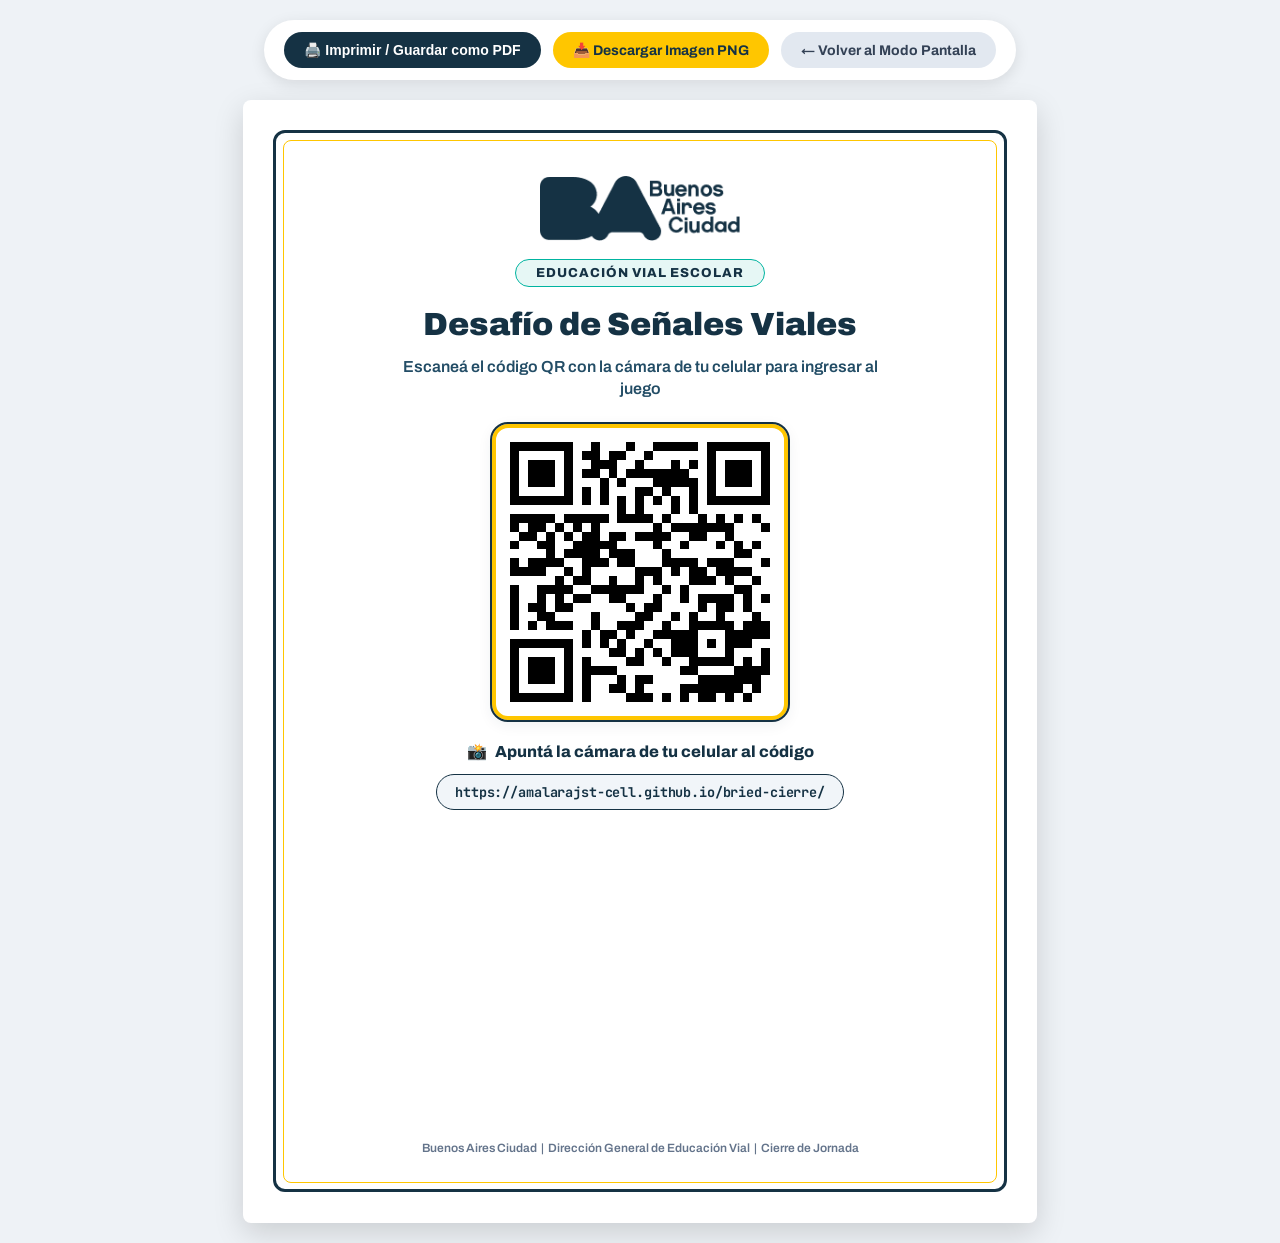
<file: imprimir_qr.html>
<!DOCTYPE html>
<html lang="es">
<head>
  <meta charset="UTF-8">
  <meta name="viewport" content="width=device-width, initial-scale=1.0">
  <title>Afiche para Imprimir - Desafío de Señales Viales</title>
  <meta name="description" content="Afiche imprimible en hoja A4 con código QR para el evento Cierre de Jornada.">

  <!-- Tipografía Google Fonts -->
  <link rel="preconnect" href="https://fonts.googleapis.com">
  <link rel="preconnect" href="https://fonts.gstatic.com" crossorigin>
  <link href="https://fonts.googleapis.com/css2?family=Archivo:wght@400;600;700;800;900&family=JetBrains+Mono:wght@600&display=swap" rel="stylesheet">

  <style>
    :root {
      --ba-blue: #153244;
      --ba-blue-light: #234d66;
      --ba-yellow: #ffc600;
      --ba-teal: #00b4a0;
      --ba-teal-soft: #e6f7f5;
    }

    * {
      box-sizing: border-box;
      margin: 0;
      padding: 0;
    }

    body {
      font-family: 'Archivo', sans-serif;
      background: #eef2f6;
      color: var(--ba-blue);
      display: flex;
      flex-direction: column;
      align-items: center;
      min-height: 100vh;
      padding: 20px;
    }

    /* Barra superior de acciones (no se imprime) */
    .toolbar {
      display: flex;
      gap: 12px;
      margin-bottom: 20px;
      flex-wrap: wrap;
      justify-content: center;
      background: #ffffff;
      padding: 12px 20px;
      border-radius: 50px;
      box-shadow: 0 4px 15px rgba(0, 0, 0, 0.1);
    }

    .btn {
      padding: 10px 20px;
      font-size: 14px;
      font-weight: 700;
      border-radius: 30px;
      border: none;
      cursor: pointer;
      display: inline-flex;
      align-items: center;
      gap: 8px;
      text-decoration: none;
      transition: transform 0.15s ease, background 0.15s ease;
    }

    .btn:hover {
      transform: translateY(-1px);
    }

    .btn-print {
      background: var(--ba-blue);
      color: #ffffff;
    }
    .btn-print:hover {
      background: #0d222f;
    }

    .btn-download {
      background: var(--ba-yellow);
      color: var(--ba-blue);
    }
    .btn-download:hover {
      background: #e6b200;
    }

    .btn-back {
      background: #e2e8f0;
      color: #334155;
    }
    .btn-back:hover {
      background: #cbd5e1;
    }

    /* Hoja A4 estándar */
    .sheet {
      width: 210mm;
      min-height: 297mm;
      background: #ffffff;
      padding: 15mm 16mm;
      box-shadow: 0 10px 30px rgba(0, 0, 0, 0.15);
      border-radius: 8px;
      display: flex;
      flex-direction: column;
      justify-content: space-between;
      align-items: center;
      text-align: center;
      position: relative;
    }

    /* Marco decorativo */
    .sheet-border {
      position: absolute;
      top: 8mm;
      bottom: 8mm;
      left: 8mm;
      right: 8mm;
      border: 3px solid var(--ba-blue);
      border-radius: 12px;
      pointer-events: none;
    }
    .sheet-border-inner {
      position: absolute;
      top: 10.5mm;
      bottom: 10.5mm;
      left: 10.5mm;
      right: 10.5mm;
      border: 1.5px solid var(--ba-yellow);
      border-radius: 8px;
      pointer-events: none;
    }

    .content {
      width: 100%;
      display: flex;
      flex-direction: column;
      align-items: center;
      z-index: 1;
    }

    /* Logo BA */
    .logo-ba {
      height: 65px;
      width: auto;
      margin-top: 5mm;
      margin-bottom: 5mm;
    }

    /* Pastilla temática */
    .badge-vial {
      display: inline-block;
      background: var(--ba-teal-soft);
      border: 1.5px solid var(--ba-teal);
      color: var(--ba-blue);
      padding: 6px 20px;
      border-radius: 30px;
      font-size: 13px;
      font-weight: 800;
      letter-spacing: 0.08em;
      text-transform: uppercase;
      margin-bottom: 5mm;
    }

    /* Título */
    .title {
      font-size: 32px;
      font-weight: 900;
      color: var(--ba-blue);
      line-height: 1.2;
      margin-bottom: 3mm;
    }

    .subtitle {
      font-size: 16px;
      font-weight: 600;
      color: var(--ba-blue-light);
      max-width: 480px;
      line-height: 1.4;
      margin-bottom: 6mm;
    }

    /* Contenedor QR */
    .qr-box {
      background: #ffffff;
      padding: 14px;
      border: 4px solid var(--ba-yellow);
      outline: 2px solid var(--ba-blue);
      border-radius: 16px;
      margin-bottom: 6mm;
      box-shadow: 0 4px 15px rgba(21, 50, 68, 0.08);
      display: inline-block;
    }

    .qr-img {
      width: 260px;
      height: 260px;
      display: block;
      image-rendering: pixelated;
    }

    /* Instrucción y URL */
    .instruction-row {
      display: flex;
      align-items: center;
      justify-content: center;
      gap: 8px;
      font-size: 16px;
      font-weight: 800;
      color: var(--ba-blue);
      margin-bottom: 3.5mm;
    }

    .url-box {
      display: inline-block;
      background: #f1f5f9;
      border: 1.5px solid var(--ba-blue);
      padding: 8px 18px;
      border-radius: 30px;
      font-family: 'JetBrains Mono', monospace;
      font-size: 13.5px;
      font-weight: 700;
      color: var(--ba-blue);
      letter-spacing: -0.01em;
      margin-bottom: 5mm;
    }

    /* Pie */
    .footer {
      font-size: 12px;
      font-weight: 600;
      color: #64748b;
      margin-bottom: 3mm;
      z-index: 1;
    }

    /* Estilos de Impresión */
    @media print {
      body {
        background: #ffffff;
        padding: 0;
      }
      .toolbar {
        display: none !important;
      }
      .sheet {
        box-shadow: none;
        border-radius: 0;
        width: 100%;
        min-height: 100vh;
        padding: 12mm 15mm;
      }
      .sheet-border {
        top: 6mm;
        bottom: 6mm;
        left: 6mm;
        right: 6mm;
      }
      .sheet-border-inner {
        top: 8mm;
        bottom: 8mm;
        left: 8mm;
        right: 8mm;
      }
      @page {
        size: A4 portrait;
        margin: 0;
      }
    }
  </style>
</head>
<body>

  <!-- Barra de acciones (no imprimible) -->
  <aside class="toolbar" aria-label="Herramientas de impresión">
    <button class="btn btn-print" onclick="window.print()">
      🖨️ Imprimir / Guardar como PDF
    </button>
    <a href="assets/img/afiche_qr_imprimir.png" download="afiche_qr_blanco.png" class="btn btn-download">
      📥 Descargar Imagen PNG
    </a>
    <a href="qr.html" class="btn btn-back">
      ← Volver al Modo Pantalla
    </a>
  </aside>

  <!-- Hoja Imprimible (A4) -->
  <section class="sheet">
    <div class="sheet-border"></div>
    <div class="sheet-border-inner"></div>

    <div class="content">
      <!-- Logo Buenos Aires Ciudad -->
      <img src="assets/img/logo_ba.png" alt="Buenos Aires Ciudad" class="logo-ba">

      <!-- Badge institucional -->
      <div class="badge-vial">EDUCACIÓN VIAL ESCOLAR</div>

      <!-- Título de la actividad -->
      <h1 class="title">Desafío de Señales Viales</h1>
      <p class="subtitle">Escaneá el código QR con la cámara de tu celular para ingresar al juego</p>

      <!-- Código QR de alta resolución -->
      <div class="qr-box">
        <img src="assets/img/qr_evento.png" alt="Código QR del Juego" class="qr-img">
      </div>

      <!-- Pasos / Indicaciones -->
      <div class="instruction-row">
        <span>📸</span>
        <span>Apuntá la cámara de tu celular al código</span>
      </div>

      <!-- Enlace directo legible -->
      <div class="url-box">
        https://amalarajst-cell.github.io/bried-cierre/
      </div>
    </div>

    <footer class="footer">
      Buenos Aires Ciudad &nbsp;|&nbsp; Dirección General de Educación Vial &nbsp;|&nbsp; Cierre de Jornada
    </footer>
  </section>

</body>
</html>
</file>
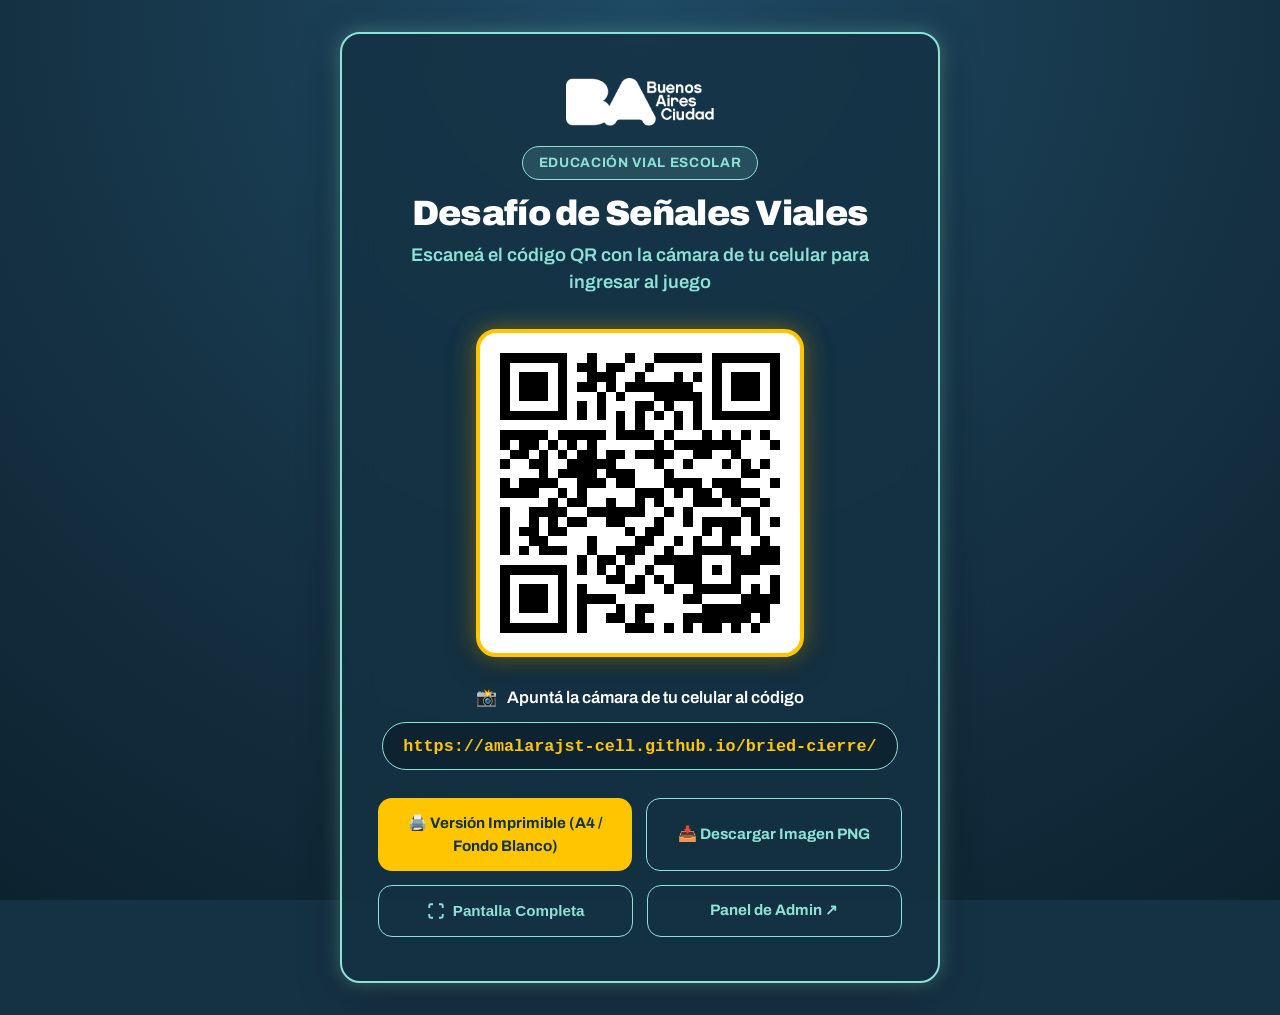
<file: qr.html>
<!DOCTYPE html>
<html lang="es">
<head>
  <meta charset="UTF-8">
  <meta name="viewport" content="width=device-width, initial-scale=1.0">
  <title>Código QR - Desafío de Señales Viales</title>
  <meta name="description" content="Escanea el código QR para ingresar a la actividad de Cierre de Jornada.">

  <!-- Tipografía Archivo -->
  <link rel="preconnect" href="https://fonts.googleapis.com">
  <link rel="preconnect" href="https://fonts.gstatic.com" crossorigin>
  <link href="https://fonts.googleapis.com/css2?family=Archivo:wght@400;500;600;700;800;900&display=swap" rel="stylesheet">

  <link rel="stylesheet" href="styles.css">
  <style>
    .qr-page-container {
      min-height: 100vh;
      display: flex;
      flex-direction: column;
      align-items: center;
      justify-content: center;
      padding: 2rem 1.5rem;
      text-align: center;
    }

    .qr-display-card {
      background: var(--color-primary-surface);
      border: 2px solid var(--color-accent);
      border-radius: var(--radius-lg);
      padding: 2.75rem 2.25rem;
      max-width: 600px;
      width: 100%;
      box-shadow: var(--shadow-glow-turquoise), 0 10px 40px rgba(0, 0, 0, 0.4);
      backdrop-filter: blur(16px);
      animation: scaleIn 0.4s ease-out;
      display: flex;
      flex-direction: column;
      align-items: center;
    }

    .qr-header-logos {
      display: flex;
      align-items: center;
      gap: 1.25rem;
      margin-bottom: 1.25rem;
    }

    .qr-ba-logo {
      height: 48px;
      width: auto;
      object-fit: contain;
    }

    .qr-event-tag {
      background: var(--color-accent-soft);
      border: 1px solid var(--color-accent);
      color: var(--color-accent);
      padding: 0.35rem 1rem;
      border-radius: var(--radius-full);
      font-size: 0.85rem;
      font-weight: 700;
      text-transform: uppercase;
      letter-spacing: 0.05em;
      margin-bottom: 0.75rem;
    }

    .qr-main-title {
      font-size: 2.2rem;
      font-weight: 900;
      color: var(--color-white);
      line-height: 1.2;
      margin-bottom: 0.5rem;
    }

    .qr-main-sub {
      font-size: 1.15rem;
      font-weight: 600;
      color: var(--color-accent);
      margin-bottom: 2rem;
      max-width: 460px;
    }

    .qr-frame {
      background: #FFFFFF;
      padding: 1.25rem;
      border-radius: var(--radius-lg);
      box-shadow: var(--shadow-glow-yellow), 0 8px 30px rgba(0,0,0,0.35);
      border: 4px solid var(--color-secondary);
      display: inline-block;
      margin-bottom: 1.75rem;
      transition: transform 0.3s ease;
    }

    .qr-frame:hover {
      transform: scale(1.02);
    }

    .qr-frame img {
      width: 280px;
      height: 280px;
      display: block;
      image-rendering: pixelated;
    }

    .qr-instruction-step {
      display: flex;
      align-items: center;
      gap: 0.6rem;
      font-size: 1.05rem;
      color: var(--color-white);
      font-weight: 600;
      margin-bottom: 0.75rem;
    }

    .qr-url-pill {
      background: rgba(13, 34, 47, 0.85);
      border: 1.5px solid var(--color-accent);
      color: var(--color-secondary);
      font-family: monospace;
      font-size: 1.05rem;
      padding: 0.65rem 1.25rem;
      border-radius: var(--radius-full);
      font-weight: 700;
      word-break: break-all;
      margin-bottom: 1.75rem;
      text-decoration: none;
      display: inline-block;
      transition: all 0.2s ease;
    }

    .qr-url-pill:hover {
      background: var(--color-secondary);
      color: var(--color-primary);
      box-shadow: var(--shadow-glow-yellow);
    }

    .qr-buttons-row {
      display: flex;
      gap: 0.85rem;
      width: 100%;
      flex-wrap: wrap;
    }

    .qr-action-btn {
      flex: 1;
      min-width: 170px;
      padding: 0.85rem 1.2rem;
      font-size: 0.95rem;
      font-weight: 700;
      border-radius: var(--radius-md);
      cursor: pointer;
      display: inline-flex;
      align-items: center;
      justify-content: center;
      gap: 0.5rem;
      text-decoration: none;
      transition: all 0.2s ease;
    }

    .qr-btn-primary {
      background: var(--color-secondary);
      color: var(--color-primary);
      border: none;
    }

    .qr-btn-primary:hover {
      background: #ffd22e;
      box-shadow: var(--shadow-glow-yellow);
    }

    .qr-btn-outline {
      background: transparent;
      color: var(--color-accent);
      border: 1.5px solid var(--color-accent);
    }

    .qr-btn-outline:hover {
      background: var(--color-accent);
      color: var(--color-primary);
      box-shadow: var(--shadow-glow-turquoise);
    }

    @media (max-width: 600px) {
      .qr-frame img {
        width: 220px;
        height: 220px;
      }
      .qr-main-title {
        font-size: 1.75rem;
      }
    }
  </style>
</head>
<body>

  <main class="qr-page-container">
    <div class="qr-display-card">
      
      <!-- Logo BA -->
      <div class="qr-header-logos">
        <img src="assets/img/logo_ba_blanco.png" alt="Buenos Aires Ciudad" class="qr-ba-logo">
      </div>

      <span class="qr-event-tag">Educación Vial Escolar</span>
      <h1 class="qr-main-title">Desafío de Señales Viales</h1>
      <p class="qr-main-sub">Escaneá el código QR con la cámara de tu celular para ingresar al juego</p>

      <!-- Código QR Gigante -->
      <div class="qr-frame">
        <img src="assets/img/qr_evento.png" alt="Código QR para ingresar al evento" id="qr-img">
      </div>

      <div class="qr-instruction-step">
        <span>📸</span>
        <span>Apuntá la cámara de tu celular al código</span>
      </div>

      <a href="https://amalarajst-cell.github.io/bried-cierre/" class="qr-url-pill" target="_blank" title="Abrir enlace directo">
        https://amalarajst-cell.github.io/bried-cierre/
      </a>

      <!-- Botones de Acción -->
      <div class="qr-buttons-row">
        <a href="imprimir_qr.html" class="qr-action-btn qr-btn-primary">
          🖨️ Versión Imprimible (A4 / Fondo Blanco)
        </a>

        <a href="assets/img/afiche_qr_imprimir.png" download="afiche_qr_imprimir.png" class="qr-action-btn qr-btn-outline">
          📥 Descargar Imagen PNG
        </a>

        <button type="button" onclick="toggleFullscreen()" class="qr-action-btn qr-btn-outline" id="btn-fs">
          <svg width="18" height="18" viewBox="0 0 24 24" fill="none" stroke="currentColor" stroke-width="2.5">
            <path d="M8 3H5a2 2 0 0 0-2 2v3m18 0V5a2 2 0 0 0-2-2h-3m0 18h3a2 2 0 0 0 2-2v-3M3 16v3a2 2 0 0 0 2 2h3"></path>
          </svg>
          Pantalla Completa
        </button>

        <a href="admin.html" class="qr-action-btn qr-btn-outline">
          Panel de Admin ↗
        </a>
      </div>

    </div>
  </main>

  <script>
    function toggleFullscreen() {
      if (!document.fullscreenElement) {
        document.documentElement.requestFullscreen().catch(() => {});
        document.getElementById('btn-fs').innerHTML = '<svg width="18" height="18" viewBox="0 0 24 24" fill="none" stroke="currentColor" stroke-width="2.5"><path d="M4 14h6m-6 0v6m16-6h-6m6 0v6M4 10h6m-6 0V4m16 6h-6m6 0V4"/></svg> Salir Pantalla Completa';
      } else {
        if (document.exitFullscreen) {
          document.exitFullscreen().catch(() => {});
        }
        document.getElementById('btn-fs').innerHTML = '<svg width="18" height="18" viewBox="0 0 24 24" fill="none" stroke="currentColor" stroke-width="2.5"><path d="M8 3H5a2 2 0 0 0-2 2v3m18 0V5a2 2 0 0 0-2-2h-3m0 18h3a2 2 0 0 0 2-2v-3M3 16v3a2 2 0 0 0 2 2h3"></path></svg> Pantalla Completa';
      }
    }
  </script>
</body>
</html>
</file>
<file: styles.css>
/* ========================================================
   ESTILOS GENERALES - APP CIERRE DE JORNADA
   Normas Gráficas y Manual de Estilo:
   - Fondo Primario: #153244 (Azul profundo)
   - Secundario / Énfasis: #FFC600 (Amarillo cálido)
   - Terciario / Acentos: #8DE2D6 (Turquesa menta)
   - Neutro: #FFFFFF (Blanco)
   - Familia Tipográfica: Archivo
   ======================================================== */

@import url('https://fonts.googleapis.com/css2?family=Archivo:wght@400;500;600;700;800;900&display=swap');

:root {
  --color-primary: #153244;
  --color-primary-dark: #0d222f;
  --color-primary-light: #1f465e;
  --color-primary-surface: rgba(21, 50, 68, 0.85);
  --color-primary-border: rgba(141, 226, 214, 0.25);

  --color-secondary: #FFC600;
  --color-secondary-hover: #e5b200;
  --color-secondary-active: #cc9f00;

  --color-accent: #8DE2D6;
  --color-accent-soft: rgba(141, 226, 214, 0.15);
  --color-accent-glow: rgba(141, 226, 214, 0.45);

  --color-white: #FFFFFF;
  --color-text-muted: rgba(255, 255, 255, 0.75);
  --color-card-bg: rgba(31, 70, 94, 0.4);

  --radius-sm: 8px;
  --radius-md: 14px;
  --radius-lg: 20px;
  --radius-full: 9999px;

  --shadow-subtle: 0 4px 20px rgba(0, 0, 0, 0.25);
  --shadow-glow-yellow: 0 0 25px rgba(255, 198, 0, 0.4);
  --shadow-glow-turquoise: 0 0 20px rgba(141, 226, 214, 0.35);

  --font-family: 'Archivo', -apple-system, BlinkMacSystemFont, "Segoe UI", Roboto, sans-serif;
}

* {
  box-sizing: border-box;
  margin: 0;
  padding: 0;
  -webkit-tap-highlight-color: transparent;
}

html, body {
  width: 100%;
  min-height: 100%;
  background-color: var(--color-primary);
  color: var(--color-white);
  font-family: var(--font-family);
  font-size: 16px;
  line-height: 1.5;
  overflow-x: hidden;
}

body {
  display: flex;
  flex-direction: column;
  min-height: 100vh;
  background: radial-gradient(circle at 50% 0%, #1f4b66 0%, #153244 55%, #0d222f 100%);
  background-attachment: fixed;
}

/* Tipografía según normas gráficas */
h1, h2, h3, .title-bold {
  font-family: var(--font-family);
  font-weight: 700;
  color: var(--color-white);
  letter-spacing: -0.02em;
}

.title-black {
  font-family: var(--font-family);
  font-weight: 900;
  color: var(--color-primary);
  letter-spacing: -0.02em;
}

.subtitle {
  font-family: var(--font-family);
  font-weight: 600;
  color: var(--color-accent);
  letter-spacing: -0.01em;
}

p, .text-regular {
  font-family: var(--font-family);
  font-weight: 400;
  color: var(--color-white);
}

.text-dark {
  color: var(--color-primary);
}

/* Header de la App */
.app-header {
  width: 100%;
  padding: 1.25rem 1.5rem;
  display: flex;
  align-items: center;
  justify-content: space-between;
  border-bottom: 1px solid var(--color-primary-border);
  backdrop-filter: blur(12px);
  background-color: rgba(21, 50, 68, 0.65);
  position: sticky;
  top: 0;
  z-index: 100;
}

.header-brand {
  display: flex;
  align-items: center;
  gap: 1rem;
}

.header-logo {
  height: 42px;
  width: auto;
  object-fit: contain;
  filter: drop-shadow(0 2px 8px rgba(0,0,0,0.3));
}

.header-title-wrap {
  display: flex;
  flex-direction: column;
}

.header-event-name {
  font-size: 1.05rem;
  font-weight: 700;
  color: var(--color-white);
  line-height: 1.2;
}

.header-event-sub {
  font-size: 0.8rem;
  font-weight: 500;
  color: var(--color-accent);
}

.admin-link-btn {
  font-size: 0.85rem;
  font-weight: 600;
  color: var(--color-accent);
  background: var(--color-accent-soft);
  border: 1px solid var(--color-accent);
  padding: 0.45rem 0.9rem;
  border-radius: var(--radius-full);
  text-decoration: none;
  display: inline-flex;
  align-items: center;
  gap: 0.4rem;
  transition: all 0.2s ease;
}

.admin-link-btn:hover {
  background: var(--color-accent);
  color: var(--color-primary);
  box-shadow: var(--shadow-glow-turquoise);
}

/* Contenedor principal */
.main-content {
  flex: 1;
  width: 100%;
  max-width: 960px;
  margin: 0 auto;
  padding: 1.5rem 1.25rem 2.5rem;
  display: flex;
  flex-direction: column;
  justify-content: center;
  align-items: center;
}

/* Tarjetas Contenedoras */
.card-glass {
  background: var(--color-primary-surface);
  border: 1px solid var(--color-primary-border);
  border-radius: var(--radius-lg);
  padding: 2.25rem;
  box-shadow: var(--shadow-subtle);
  backdrop-filter: blur(16px);
  width: 100%;
  transition: all 0.3s ease;
}

/* Pantalla 1: Login */
.login-card {
  max-width: 480px;
  text-align: center;
  animation: fadeIn 0.4s ease-out;
}

.login-badge {
  display: inline-block;
  background: var(--color-accent-soft);
  color: var(--color-accent);
  border: 1px solid var(--color-accent);
  padding: 0.35rem 0.9rem;
  border-radius: var(--radius-full);
  font-size: 0.85rem;
  font-weight: 600;
  margin-bottom: 1.25rem;
  text-transform: uppercase;
  letter-spacing: 0.05em;
}

.login-card h1 {
  font-size: 1.85rem;
  margin-bottom: 0.5rem;
}

.login-card .subtitle {
  font-size: 1.05rem;
  margin-bottom: 1.75rem;
}

.form-group {
  margin-bottom: 1.25rem;
  text-align: left;
}

.form-label {
  display: block;
  font-size: 0.9rem;
  font-weight: 600;
  color: var(--color-accent);
  margin-bottom: 0.45rem;
}

.form-input {
  width: 100%;
  padding: 0.9rem 1.1rem;
  font-size: 1.05rem;
  font-family: var(--font-family);
  background: rgba(13, 34, 47, 0.7);
  border: 1.5px solid rgba(141, 226, 214, 0.3);
  border-radius: var(--radius-md);
  color: var(--color-white);
  outline: none;
  transition: all 0.2s ease;
}

.form-input:focus {
  border-color: var(--color-accent);
  box-shadow: var(--shadow-glow-turquoise);
  background: rgba(13, 34, 47, 0.95);
}

.form-input::placeholder {
  color: rgba(255, 255, 255, 0.35);
}

/* Botones principales (#FFC600) */
.btn-primary {
  width: 100%;
  padding: 1.1rem 1.5rem;
  font-family: var(--font-family);
  font-weight: 900;
  font-size: 1.15rem;
  color: var(--color-primary);
  background-color: var(--color-secondary);
  border: none;
  border-radius: var(--radius-md);
  cursor: pointer;
  display: inline-flex;
  align-items: center;
  justify-content: center;
  gap: 0.6rem;
  box-shadow: 0 4px 15px rgba(255, 198, 0, 0.35);
  transition: all 0.2s cubic-bezier(0.16, 1, 0.3, 1);
  text-transform: uppercase;
  letter-spacing: 0.03em;
  margin-top: 0.75rem;
}

.btn-primary:hover {
  background-color: #ffd22e;
  transform: translateY(-2px);
  box-shadow: var(--shadow-glow-yellow);
}

.btn-primary:active {
  transform: translateY(1px);
  background-color: var(--color-secondary-active);
}

/* Pantalla 2: Cartel para comenzar + 6 señales debajo */
.start-screen-card {
  max-width: 780px;
  text-align: center;
  animation: fadeIn 0.4s ease-out;
}

.start-header-banner {
  background: linear-gradient(135deg, rgba(31, 70, 94, 0.8) 0%, rgba(21, 50, 68, 0.9) 100%);
  border: 1.5px solid var(--color-accent);
  border-radius: var(--radius-md);
  padding: 1.75rem 1.5rem;
  margin-bottom: 2rem;
  box-shadow: var(--shadow-glow-turquoise);
}

.start-header-banner h2 {
  font-size: 1.75rem;
  margin-bottom: 0.4rem;
}

.start-header-banner .subtitle {
  font-size: 1.1rem;
  margin-bottom: 0.85rem;
}

.start-header-banner p {
  font-size: 1rem;
  max-width: 620px;
  margin: 0 auto;
  line-height: 1.5;
  color: var(--color-white);
}

.preview-grid-title {
  font-size: 0.95rem;
  font-weight: 600;
  color: var(--color-accent);
  text-transform: uppercase;
  letter-spacing: 0.05em;
  margin-bottom: 1rem;
  display: flex;
  align-items: center;
  justify-content: center;
  gap: 0.75rem;
}

.preview-grid-title::before, .preview-grid-title::after {
  content: "";
  height: 1px;
  width: 45px;
  background-color: var(--color-accent);
  opacity: 0.5;
}

.preview-signals-grid {
  display: grid;
  grid-template-columns: repeat(6, 1fr);
  gap: 0.85rem;
  margin-bottom: 2rem;
}

.preview-signal-item {
  background: rgba(255, 255, 255, 0.05);
  border: 1px solid var(--color-primary-border);
  border-radius: var(--radius-md);
  padding: 0.75rem 0.4rem;
  display: flex;
  flex-direction: column;
  align-items: center;
  justify-content: center;
  transition: all 0.3s ease;
}

.preview-signal-item:hover {
  border-color: var(--color-secondary);
  transform: translateY(-3px);
  background: rgba(255, 198, 0, 0.08);
}

.preview-signal-item img {
  width: 56px;
  height: 56px;
  object-fit: contain;
  filter: drop-shadow(0 2px 6px rgba(0,0,0,0.4));
}

/* Pantalla 3: Actividad / Preguntas */
.activity-card {
  max-width: 860px;
  padding: 1.75rem;
  animation: fadeIn 0.3s ease-out;
}

.activity-topbar {
  display: flex;
  align-items: center;
  justify-content: space-between;
  margin-bottom: 1rem;
}

.question-counter {
  font-size: 1.05rem;
  font-weight: 700;
  color: var(--color-accent);
  display: flex;
  align-items: center;
  gap: 0.4rem;
}

.stopwatch-badge {
  background: rgba(13, 34, 47, 0.85);
  border: 1px solid rgba(141, 226, 214, 0.3);
  padding: 0.4rem 0.85rem;
  border-radius: var(--radius-full);
  font-family: var(--font-family);
  font-weight: 600;
  font-size: 0.95rem;
  color: var(--color-white);
  display: flex;
  align-items: center;
  gap: 0.5rem;
}

.stopwatch-dot {
  width: 8px;
  height: 8px;
  border-radius: 50%;
  background-color: var(--color-secondary);
  box-shadow: 0 0 8px var(--color-secondary);
  animation: pulse 1.2s infinite;
}

/* Barra de Progreso */
.progress-bar-track {
  width: 100%;
  height: 8px;
  background: rgba(13, 34, 47, 0.6);
  border-radius: var(--radius-full);
  overflow: hidden;
  margin-bottom: 1.5rem;
  border: 1px solid rgba(141, 226, 214, 0.2);
}

.progress-bar-fill {
  height: 100%;
  background: linear-gradient(90deg, var(--color-accent) 0%, var(--color-secondary) 100%);
  width: 10%;
  border-radius: var(--radius-full);
  transition: width 0.3s cubic-bezier(0.16, 1, 0.3, 1);
  box-shadow: 0 0 10px rgba(141, 226, 214, 0.5);
}

/* Caja de la Pregunta */
.question-box {
  background: rgba(13, 34, 47, 0.6);
  border-left: 5px solid var(--color-secondary);
  border-radius: 0 var(--radius-md) var(--radius-md) 0;
  padding: 1.35rem 1.6rem;
  margin-bottom: 1.75rem;
  box-shadow: 0 4px 15px rgba(0, 0, 0, 0.2);
}

.question-theme-tag {
  display: inline-block;
  font-size: 0.85rem;
  font-weight: 700;
  color: var(--color-secondary);
  text-transform: uppercase;
  letter-spacing: 0.05em;
  margin-bottom: 0.4rem;
}

.question-text {
  font-size: 1.35rem;
  font-weight: 600;
  line-height: 1.45;
  color: var(--color-white);
}

.question-instruction {
  margin-top: 0.5rem;
  font-size: 0.9rem;
  color: var(--color-accent);
  font-weight: 500;
  display: flex;
  align-items: center;
  gap: 0.4rem;
}

/* Cuadrícula de las 6 Señales de Opciones */
.options-grid {
  display: grid;
  grid-template-columns: repeat(3, 1fr);
  gap: 1.15rem;
  width: 100%;
}

.option-card {
  background: rgba(31, 70, 94, 0.55);
  border: 2px solid rgba(141, 226, 214, 0.25);
  border-radius: var(--radius-lg);
  padding: 1.25rem 1rem;
  display: flex;
  flex-direction: column;
  align-items: center;
  justify-content: center;
  cursor: pointer;
  touch-action: manipulation;
  user-select: none;
  position: relative;
  overflow: hidden;
  min-height: 140px;
  transition: all 0.18s cubic-bezier(0.16, 1, 0.3, 1);
  box-shadow: 0 4px 14px rgba(0, 0, 0, 0.2);
}

.option-card:hover {
  border-color: var(--color-accent);
  background: rgba(31, 70, 94, 0.85);
  transform: translateY(-4px);
  box-shadow: var(--shadow-glow-turquoise);
}

.option-card:active {
  transform: scale(0.96);
  border-color: var(--color-secondary);
  box-shadow: var(--shadow-glow-yellow);
}

.option-card.selected-tap {
  background: rgba(255, 198, 0, 0.2) !important;
  border-color: var(--color-secondary) !important;
  box-shadow: var(--shadow-glow-yellow) !important;
  transform: scale(0.97) !important;
}

.option-card img {
  width: 92px;
  height: 92px;
  object-fit: contain;
  pointer-events: none;
  filter: drop-shadow(0 3px 8px rgba(0, 0, 0, 0.4));
  transition: transform 0.2s ease;
}

.option-card:hover img {
  transform: scale(1.06);
}

.option-badge-num {
  position: absolute;
  top: 8px;
  left: 10px;
  font-size: 0.75rem;
  font-weight: 700;
  color: var(--color-accent);
  opacity: 0.7;
}

/* Pantalla 4: Finalización del Participante */
.finish-card {
  max-width: 580px;
  text-align: center;
  animation: scaleIn 0.4s ease-out;
}

.trophy-icon-wrap {
  width: 84px;
  height: 84px;
  border-radius: 50%;
  background: radial-gradient(circle, rgba(255,198,0,0.3) 0%, rgba(21,50,68,0) 70%);
  display: flex;
  align-items: center;
  justify-content: center;
  margin: 0 auto 1.25rem;
  border: 2px solid var(--color-secondary);
  box-shadow: var(--shadow-glow-yellow);
  font-size: 2.8rem;
}

.finish-card h2 {
  font-size: 2.1rem;
  margin-bottom: 0.35rem;
}

.finish-card .participant-name-highlight {
  font-size: 1.3rem;
  color: var(--color-secondary);
  font-weight: 700;
  margin-bottom: 1.5rem;
}

.results-stats-row {
  display: grid;
  grid-template-columns: 1fr 1fr;
  gap: 1rem;
  margin-bottom: 1.75rem;
}

.result-stat-box {
  background: rgba(13, 34, 47, 0.7);
  border: 1.5px solid var(--color-accent);
  border-radius: var(--radius-md);
  padding: 1.25rem 1rem;
  text-align: center;
}

.result-stat-label {
  font-size: 0.85rem;
  font-weight: 600;
  color: var(--color-accent);
  text-transform: uppercase;
  letter-spacing: 0.04em;
  margin-bottom: 0.35rem;
}

.result-stat-val {
  font-size: 2.1rem;
  font-weight: 900;
  color: var(--color-white);
  line-height: 1.1;
}

.result-stat-val.accent-yellow {
  color: var(--color-secondary);
}

.sync-status-box {
  background: rgba(141, 226, 214, 0.1);
  border: 1px solid var(--color-accent);
  border-radius: var(--radius-md);
  padding: 1rem 1.25rem;
  margin-bottom: 1.75rem;
  font-size: 0.95rem;
  color: var(--color-white);
  display: flex;
  align-items: center;
  justify-content: center;
  gap: 0.6rem;
}

.sync-check-icon {
  color: var(--color-accent);
  font-size: 1.3rem;
  font-weight: 900;
}

.btn-secondary {
  background: transparent;
  color: var(--color-accent);
  border: 1.5px solid var(--color-accent);
  border-radius: var(--radius-md);
  padding: 0.85rem 1.5rem;
  font-family: var(--font-family);
  font-weight: 700;
  font-size: 1rem;
  cursor: pointer;
  transition: all 0.2s ease;
  width: 100%;
}

.btn-secondary:hover {
  background: var(--color-accent);
  color: var(--color-primary);
  box-shadow: var(--shadow-glow-turquoise);
}

/* ========================================================
   ESTILOS PARA PANEL DE ADMINISTRADOR (admin.html)
   ======================================================== */

.admin-body {
  background: radial-gradient(circle at 50% 0%, #1f4b66 0%, #153244 60%, #0c1e29 100%);
}

.admin-header {
  padding: 1.25rem 2rem;
  display: flex;
  align-items: center;
  justify-content: space-between;
  border-bottom: 1px solid var(--color-primary-border);
  background: rgba(21, 50, 68, 0.85);
  backdrop-filter: blur(12px);
  position: sticky;
  top: 0;
  z-index: 100;
}

.admin-actions {
  display: flex;
  align-items: center;
  gap: 0.75rem;
}

.admin-btn {
  font-family: var(--font-family);
  font-size: 0.9rem;
  font-weight: 700;
  padding: 0.6rem 1.1rem;
  border-radius: var(--radius-md);
  cursor: pointer;
  border: none;
  display: inline-flex;
  align-items: center;
  gap: 0.45rem;
  transition: all 0.2s ease;
  text-decoration: none;
}

.admin-btn-yellow {
  background-color: var(--color-secondary);
  color: var(--color-primary);
}

.admin-btn-yellow:hover {
  background-color: #ffd22e;
  box-shadow: var(--shadow-glow-yellow);
}

.admin-btn-turquoise {
  background-color: var(--color-accent-soft);
  color: var(--color-accent);
  border: 1px solid var(--color-accent);
}

.admin-btn-turquoise:hover {
  background-color: var(--color-accent);
  color: var(--color-primary);
  box-shadow: var(--shadow-glow-turquoise);
}

.admin-btn-danger {
  background-color: rgba(239, 68, 68, 0.15);
  color: #ff6b6b;
  border: 1px solid #ff6b6b;
}

.admin-btn-danger:hover {
  background-color: #ff6b6b;
  color: #ffffff;
}

.admin-container {
  width: 100%;
  max-width: 1280px;
  margin: 0 auto;
  padding: 2rem 1.5rem 3rem;
  display: flex;
  flex-direction: column;
  gap: 2rem;
}

/* Tarjetas de Métricas Estadísticas */
.metrics-grid {
  display: grid;
  grid-template-columns: repeat(4, 1fr);
  gap: 1.25rem;
  width: 100%;
}

.metric-card {
  background: var(--color-primary-surface);
  border: 1px solid var(--color-primary-border);
  border-radius: var(--radius-lg);
  padding: 1.4rem 1.25rem;
  position: relative;
  overflow: hidden;
  box-shadow: var(--shadow-subtle);
}

.metric-card.highlight-card {
  border-color: var(--color-secondary);
  background: linear-gradient(135deg, rgba(31, 70, 94, 0.9) 0%, rgba(21, 50, 68, 0.95) 100%);
  box-shadow: var(--shadow-glow-yellow);
}

.metric-card-label {
  font-size: 0.85rem;
  font-weight: 600;
  color: var(--color-accent);
  text-transform: uppercase;
  letter-spacing: 0.05em;
  margin-bottom: 0.4rem;
}

.metric-card-val {
  font-size: 2.4rem;
  font-weight: 900;
  color: var(--color-white);
  line-height: 1.1;
}

.metric-card.highlight-card .metric-card-val {
  color: var(--color-secondary);
}

.metric-card-sub {
  font-size: 0.8rem;
  color: var(--color-text-muted);
  margin-top: 0.35rem;
}

/* El Podio de Ganadores (Top 3) */
.podium-section {
  background: var(--color-primary-surface);
  border: 1px solid var(--color-primary-border);
  border-radius: var(--radius-lg);
  padding: 2rem 1.75rem;
  box-shadow: var(--shadow-subtle);
}

.podium-title-wrap {
  text-align: center;
  margin-bottom: 2rem;
}

.podium-title-wrap h2 {
  font-size: 1.85rem;
  color: var(--color-white);
}

.podium-title-wrap .subtitle {
  font-size: 1.05rem;
}

.podium-cards-grid {
  display: grid;
  grid-template-columns: 1fr 1.15fr 1fr;
  gap: 1.5rem;
  align-items: flex-end;
  max-width: 900px;
  margin: 0 auto;
}

.podium-card {
  border-radius: var(--radius-lg);
  padding: 1.75rem 1.25rem;
  text-align: center;
  position: relative;
  box-shadow: var(--shadow-subtle);
  transition: transform 0.3s ease;
}

.podium-card:hover {
  transform: translateY(-5px);
}

/* 1er Puesto (Oro) */
.podium-1st {
  background: linear-gradient(180deg, rgba(255, 198, 0, 0.25) 0%, rgba(21, 50, 68, 0.95) 100%);
  border: 2.5px solid var(--color-secondary);
  box-shadow: var(--shadow-glow-yellow);
  order: 2;
  padding: 2.25rem 1.25rem;
}

/* 2do Puesto (Plata) */
.podium-2nd {
  background: linear-gradient(180deg, rgba(226, 232, 240, 0.15) 0%, rgba(21, 50, 68, 0.95) 100%);
  border: 2px solid #E2E8F0;
  order: 1;
}

/* 3er Puesto (Bronce) */
.podium-3rd {
  background: linear-gradient(180deg, rgba(224, 169, 109, 0.15) 0%, rgba(21, 50, 68, 0.95) 100%);
  border: 2px solid #E0A96D;
  order: 3;
}

.podium-badge {
  width: 58px;
  height: 58px;
  border-radius: 50%;
  display: flex;
  align-items: center;
  justify-content: center;
  margin: -2.8rem auto 1rem;
  font-size: 1.6rem;
  font-weight: 900;
  box-shadow: 0 4px 15px rgba(0, 0, 0, 0.3);
}

.podium-1st .podium-badge {
  background: var(--color-secondary);
  color: var(--color-primary);
  width: 68px;
  height: 68px;
  font-size: 2rem;
  box-shadow: var(--shadow-glow-yellow);
}

.podium-2nd .podium-badge {
  background: #E2E8F0;
  color: #1a202c;
}

.podium-3rd .podium-badge {
  background: #E0A96D;
  color: #382414;
}

.podium-name {
  font-size: 1.35rem;
  font-weight: 700;
  color: var(--color-white);
  margin-bottom: 0.2rem;
  word-break: break-word;
}

.podium-email {
  font-size: 0.85rem;
  color: var(--color-accent);
  margin-bottom: 1.1rem;
  word-break: break-all;
}

.podium-score-pill {
  display: inline-block;
  background: rgba(13, 34, 47, 0.8);
  border: 1px solid var(--color-accent);
  padding: 0.4rem 1rem;
  border-radius: var(--radius-full);
  font-size: 1rem;
  font-weight: 700;
  color: var(--color-white);
  margin-bottom: 0.4rem;
}

.podium-time {
  font-size: 0.95rem;
  font-weight: 600;
  color: var(--color-secondary);
}

/* Tabla de Participantes */
.table-section {
  background: var(--color-primary-surface);
  border: 1px solid var(--color-primary-border);
  border-radius: var(--radius-lg);
  padding: 1.75rem;
  box-shadow: var(--shadow-subtle);
}

.table-controls {
  display: flex;
  align-items: center;
  justify-content: space-between;
  margin-bottom: 1.25rem;
  gap: 1rem;
  flex-wrap: wrap;
}

.search-input-wrap {
  flex: 1;
  min-width: 260px;
  position: relative;
}

.search-input {
  width: 100%;
  padding: 0.75rem 1rem 0.75rem 2.5rem;
  background: rgba(13, 34, 47, 0.7);
  border: 1px solid var(--color-primary-border);
  border-radius: var(--radius-md);
  color: var(--color-white);
  font-family: var(--font-family);
  font-size: 0.95rem;
  outline: none;
}

.search-input:focus {
  border-color: var(--color-accent);
  box-shadow: var(--shadow-glow-turquoise);
}

.search-icon {
  position: absolute;
  left: 12px;
  top: 50%;
  transform: translateY(-50%);
  color: var(--color-accent);
  font-size: 1rem;
}

.table-responsive {
  width: 100%;
  overflow-x: auto;
}

.participants-table {
  width: 100%;
  border-collapse: collapse;
  text-align: left;
}

.participants-table th {
  background: rgba(13, 34, 47, 0.9);
  color: var(--color-accent);
  font-weight: 700;
  font-size: 0.85rem;
  text-transform: uppercase;
  letter-spacing: 0.05em;
  padding: 1rem 1rem;
  border-bottom: 2px solid var(--color-primary-border);
}

.participants-table td {
  padding: 1rem 1rem;
  border-bottom: 1px solid rgba(141, 226, 214, 0.1);
  font-size: 0.95rem;
  vertical-align: middle;
}

.participants-table tr:hover td {
  background: rgba(31, 70, 94, 0.35);
}

.rank-badge {
  display: inline-flex;
  align-items: center;
  justify-content: center;
  width: 32px;
  height: 32px;
  border-radius: 50%;
  font-weight: 900;
  font-size: 0.9rem;
  background: rgba(13, 34, 47, 0.8);
  border: 1px solid var(--color-primary-border);
  color: var(--color-white);
}

.rank-1 {
  background: var(--color-secondary);
  color: var(--color-primary);
  border-color: var(--color-secondary);
  box-shadow: 0 0 10px rgba(255, 198, 0, 0.4);
}

.rank-2 {
  background: #E2E8F0;
  color: #1a202c;
  border-color: #E2E8F0;
}

.rank-3 {
  background: #E0A96D;
  color: #382414;
  border-color: #E0A96D;
}

.score-badge-table {
  display: inline-flex;
  align-items: center;
  gap: 0.3rem;
  font-weight: 700;
  padding: 0.3rem 0.75rem;
  border-radius: var(--radius-full);
  background: rgba(13, 34, 47, 0.8);
  border: 1px solid var(--color-accent);
  color: var(--color-accent);
}

.score-perfect {
  background: rgba(255, 198, 0, 0.2);
  border-color: var(--color-secondary);
  color: var(--color-secondary);
}

/* Modal de QR Code */
.modal-overlay {
  position: fixed;
  top: 0;
  left: 0;
  right: 0;
  bottom: 0;
  background: rgba(13, 34, 47, 0.85);
  backdrop-filter: blur(8px);
  display: none;
  align-items: center;
  justify-content: center;
  z-index: 1000;
  padding: 1.5rem;
}

.modal-overlay.active {
  display: flex;
}

.modal-card {
  background: var(--color-primary);
  border: 2px solid var(--color-accent);
  border-radius: var(--radius-lg);
  padding: 2.25rem;
  max-width: 480px;
  width: 100%;
  text-align: center;
  box-shadow: var(--shadow-glow-turquoise);
  position: relative;
  animation: scaleIn 0.3s ease-out;
}

.modal-close-btn {
  position: absolute;
  top: 15px;
  right: 18px;
  background: transparent;
  border: none;
  color: var(--color-accent);
  font-size: 1.6rem;
  cursor: pointer;
  line-height: 1;
}

.qr-code-box {
  background: #ffffff;
  padding: 1.25rem;
  border-radius: var(--radius-md);
  display: inline-block;
  margin: 1.25rem 0;
  box-shadow: 0 4px 20px rgba(0,0,0,0.3);
}

.qr-url-text {
  background: rgba(13, 34, 47, 0.8);
  border: 1px solid var(--color-primary-border);
  padding: 0.6rem 1rem;
  border-radius: var(--radius-md);
  font-family: monospace;
  font-size: 1.05rem;
  color: var(--color-secondary);
  word-break: break-all;
  margin-top: 0.5rem;
}

/* Modo Proyector (Pantalla Gigante de Cierre) */
body.projector-mode {
  padding: 0;
}

body.projector-mode .app-header {
  padding: 1.5rem 3rem;
}

body.projector-mode .podium-cards-grid {
  max-width: 1100px;
}

body.projector-mode .podium-name {
  font-size: 1.75rem;
}

body.projector-mode .podium-score-pill {
  font-size: 1.25rem;
  padding: 0.5rem 1.4rem;
}

body.projector-mode .table-section {
  display: none;
}

body.projector-mode .metrics-grid {
  grid-template-columns: repeat(4, 1fr);
  max-width: 1100px;
  margin: 0 auto;
}

/* Animaciones */
@keyframes fadeIn {
  from { opacity: 0; transform: translateY(10px); }
  to { opacity: 1; transform: translateY(0); }
}

@keyframes scaleIn {
  from { opacity: 0; transform: scale(0.92); }
  to { opacity: 1; transform: scale(1); }
}

@keyframes pulse {
  0% { transform: scale(1); opacity: 1; }
  50% { transform: scale(1.3); opacity: 0.7; }
  100% { transform: scale(1); opacity: 1; }
}

/* Responsive para dispositivos móviles */
@media (max-width: 768px) {
  .options-grid {
    grid-template-columns: repeat(2, 1fr);
    gap: 0.85rem;
  }

  .option-card {
    min-height: 125px;
    padding: 1rem 0.5rem;
  }

  .option-card img {
    width: 76px;
    height: 76px;
  }

  .preview-signals-grid {
    grid-template-columns: repeat(3, 1fr);
    gap: 0.6rem;
  }

  .metrics-grid {
    grid-template-columns: repeat(2, 1fr);
  }

  .podium-cards-grid {
    grid-template-columns: 1fr;
    gap: 2.5rem;
  }

  .podium-1st {
    order: 1;
  }
  .podium-2nd {
    order: 2;
  }
  .podium-3rd {
    order: 3;
  }

  .question-text {
    font-size: 1.15rem;
  }

  .app-header {
    padding: 1rem 1rem;
  }

  .header-logo {
    height: 32px;
  }
}
</file>
